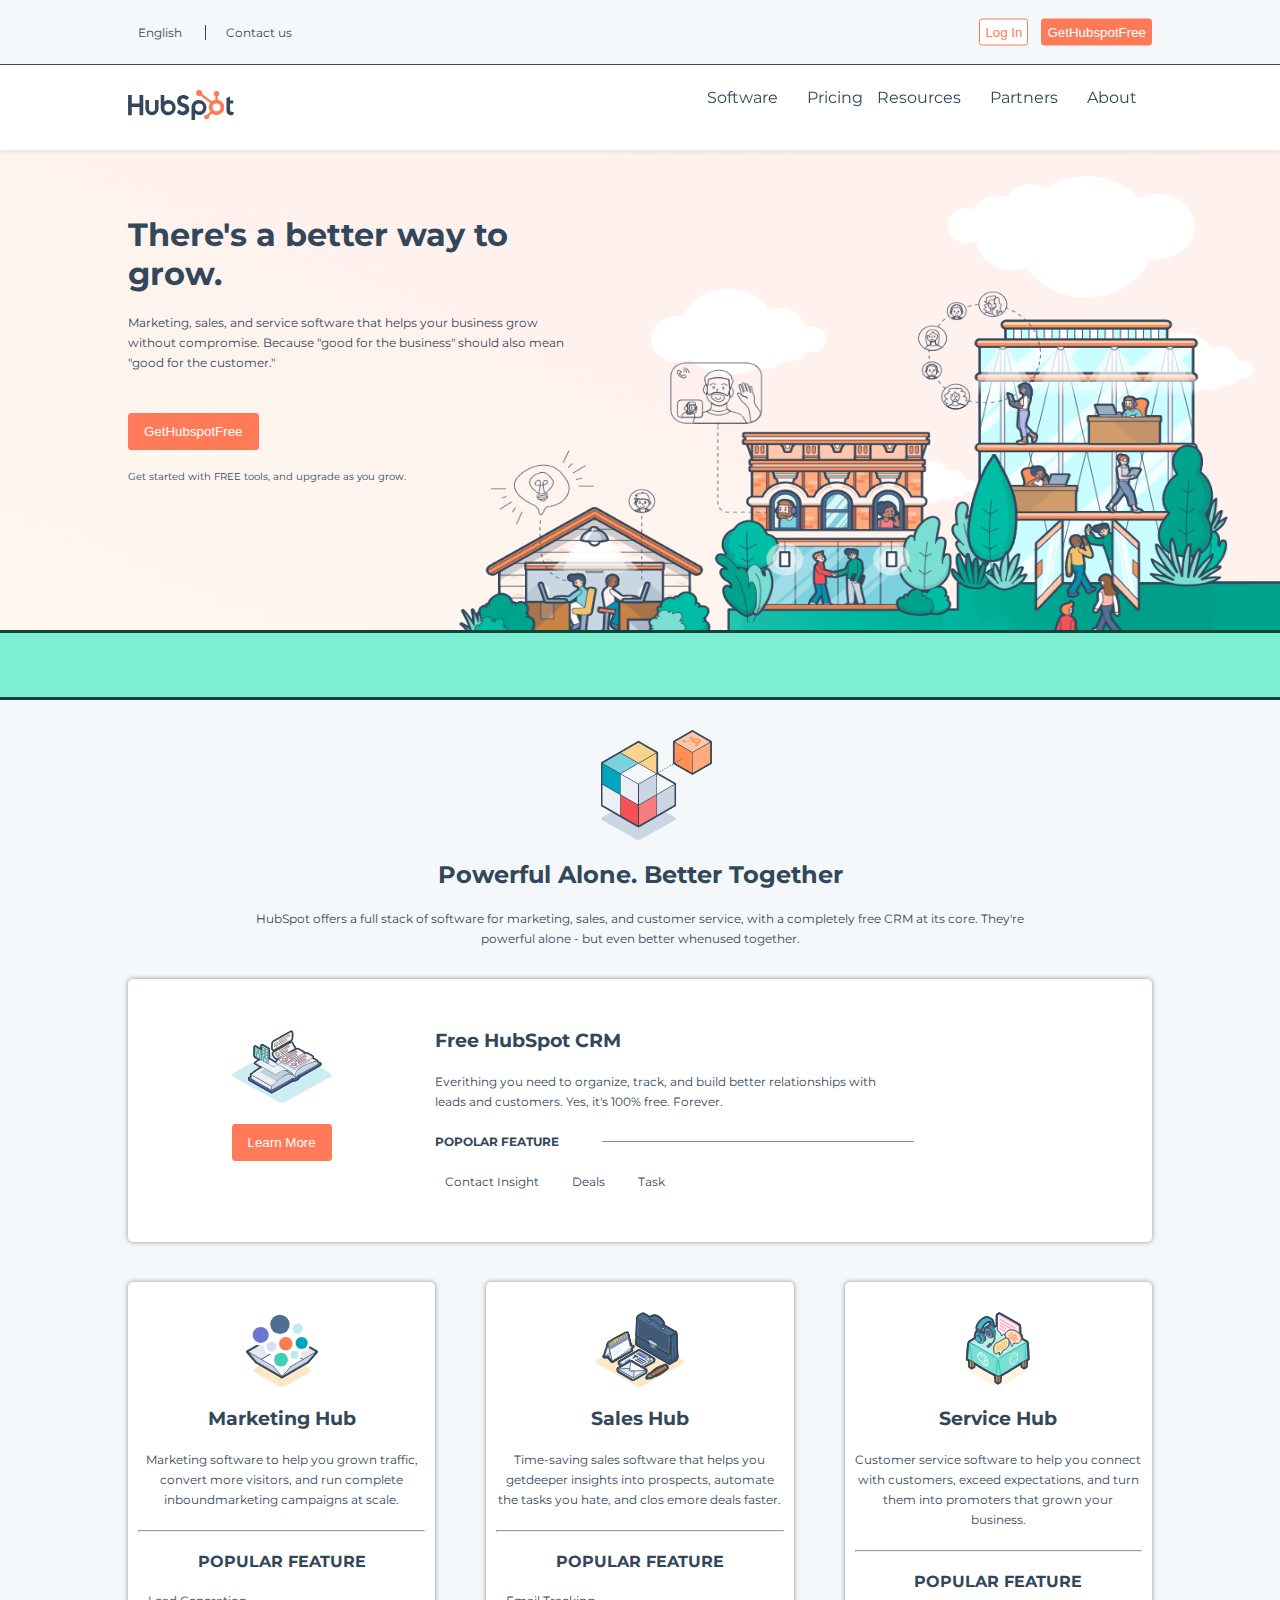
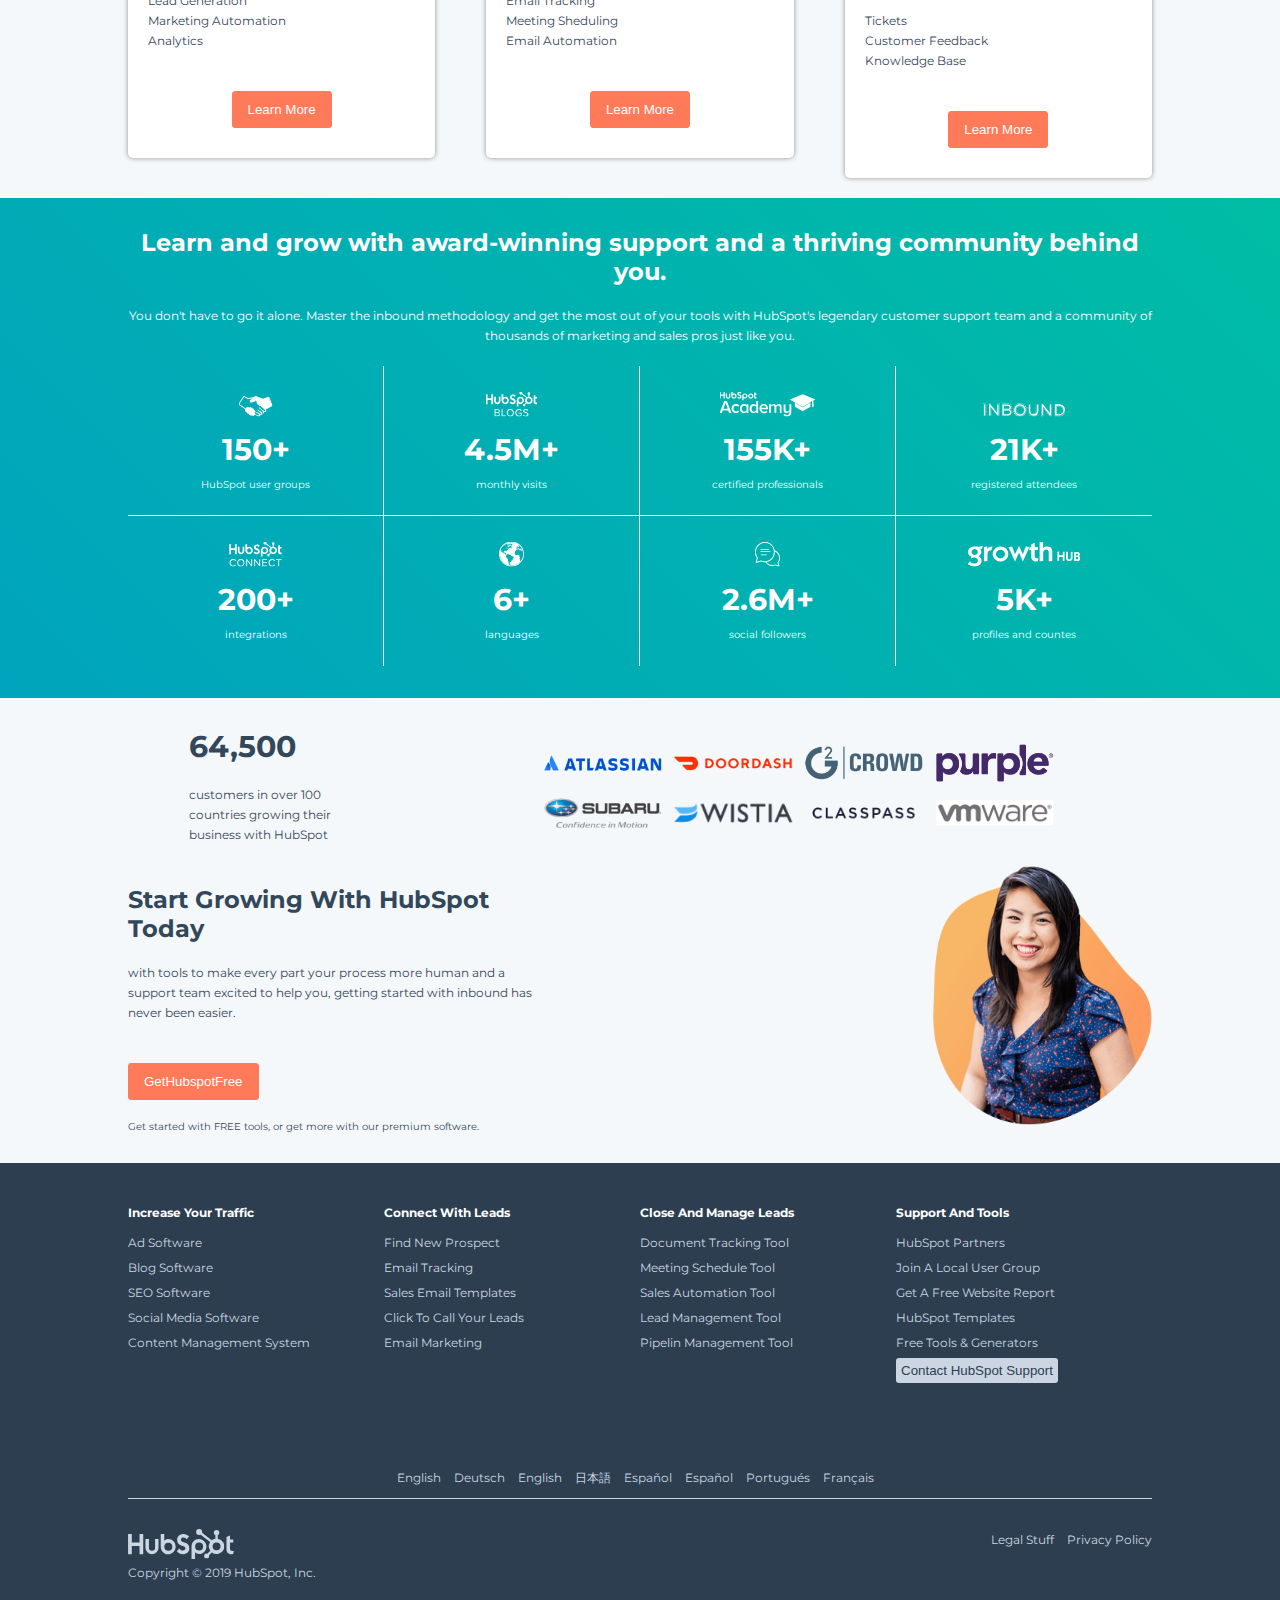
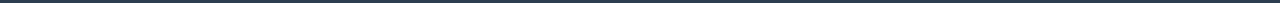
<file: index.html>
<!DOCTYPE html>
<html lang="it" dir="ltr">
<head>
  <meta charset="utf-8">
  <title>zuingo88-hubspot</title>
  <link rel="stylesheet" href="css/main.css">
  <link rel="preconnect" href="https://fonts.gstatic.com">
  <link href="https://fonts.googleapis.com/css2?family=Montserrat:wght@400;700&display=swap" rel="stylesheet">
  <link rel="stylesheet" href="https://cdnjs.cloudflare.com/ajax/libs/font-awesome/5.15.2/css/all.min.css" integrity="sha512-HK5fgLBL+xu6dm/Ii3z4xhlSUyZgTT9tuc/hSrtw6uzJOvgRr2a9jyxxT1ely+B+xFAmJKVSTbpM/CuL7qxO8w==" crossorigin="anonymous" />
</head>
<body>

  <!-- HEADER -->
  <header>

    <!-- parte alta header fixed -->
    <div id="top-bar-fixed">

      <!-- top-top-bar -->
      <div class="top-top-bar padding-ten">

        <div id="lingua" class="in-bl">

          <span>
            <a href="#">
              <i class="fas fa-globe-europe"></i><span>English</span><i class="fas fa-chevron-down"></i>
            </a>
          </span>

          <span>
            <span><a href="#">Contact us</a></span>
          </span>

        </div>

        <div id="log" class="in-bl">

          <span>
            <a href="#"><i class="fas fa-search"></i></a>
          </span>
          <span>
            <button id="login" type="button">Log in</button>
          </span>
          <span>
            <button type="button">GetHubspotFree</button>
          </span>

        </div>

      </div>

      <!-- header-nav-bar -->
      <nav class="padding-ten">

        <span>
          <a title="Vai alla Home" href="#"><img src="img/logo.svg" alt="logo hubspot"></a>
        </span>

        <div id="header-nav-bar" class="in-bl">

          <ul>

            <li>
              <a href="#">Software <span><i class="fas fa-chevron-down"></i></span></a>
            </li>

            <li>
              <a href="#">Pricing</a>
            </li>

            <li>
              <a href="#">Resources <span><i class="fas fa-chevron-down"></i></span></a>
            </li>

            <li>
              <a href="#">Partners <span><i class="fas fa-chevron-down"></i></span></a>
            </li>

            <li>
              <a href="#">About <span><i class="fas fa-chevron-down"></i></span></a>
            </li>

          </ul>

        </div>

      </nav>

    </div>
    <!-- fine fixed -->

    <!-- jumbotron -->
    <div class="jumbotron-container">

      <div id="jumbotron">

        <div class="jumbo-title-container in-bl padding-ten">

          <div id="title">
            <h1>There's a better way to grow.</h1>
          </div>

          <p class="p-normal">
            Marketing, sales, and service software that helps your business grow without compromise. Because "good for the business" should also mean "good for the customer."
          </p>

          <button class="big" type="button">GetHubspotFree</button>

          <p class="p-small">Get started with FREE tools, and upgrade as you grow.</p>

        </div>

      </div>

      <div id="green-bar"></div>

    </div>

  </header>

  <!-- MAIN -->
  <main>

    <!-- prima section presentazione -->
    <section id="presentazione">

      <div id="presentazione-container">

        <div id="presentazione-image" class=""></div>

        <h2>powerful alone. better together</h2>

        <p class="p-normal">
          HubSpot offers a full stack of software for marketing, sales, and customer service, with a completely free CRM at its core. They're powerful alone - but even better whenused together.
        </p>

      </div>

    </section>

    <!-- seconda section spiegazione -->
    <section id="spiegazione">

      <div id="spiegazione-container" class="padding-ten">

        <!-- primo blocco orizzontale -->
        <div id="blocco-orizzontale" class="row">

          <div class="orizzontale-sx">

            <div class="small-img"></div>

            <button class="big" type="button">Learn More</button>

          </div>

          <div class="orizzontale-dx">

            <h3>free hubSpot CRM</h3>

            <p id="p-orizzontale" class="p-normal">
              Everithing you need to organize, track, and build better relationships with leads and customers. Yes, it's 100% free. Forever.
            </p>

            <p class="p-normal">
              <span class="popular-feature">popolar feature</span>
              <span class="line">____________________________________________________</span>
            </p>

            <ul class="main-list p-normal">

              <li>
                <i class="fas fa-check-circle"></i>contact insight
              </li>

              <li>
                <i class="fas fa-check-circle"></i>deals
              </li>

              <li>
                <i class="fas fa-check-circle"></i>task
              </li>

            </ul>

          </div>

        </div>

      </div>

      <!-- tre blocchi verticali -->
      <div id="blocchi-verticali" class="row padding-ten">

        <div id="blocco-uno" class="verticale">

          <div class="small-img"></div>

          <h3>marketing hub</h3>

          <p class="p-normal">
            Marketing software to help you grown traffic, convert more visitors, and run complete inboundmarketing campaigns at scale.
          </p>

          <hr>

          <span class="popular-feature">popular feature</span>

          <ul class="main-list p-normal">

            <li>
              <i class="fas fa-check-circle"></i>lead generation
            </li>

            <li>
              <i class="fas fa-check-circle"></i>marketing automation
            </li>

            <li>
              <i class="fas fa-check-circle"></i>analytics
            </li>

          </ul>

          <button class="big" type="button">Learn More</button>

        </div>

        <div id="blocco-due" class="verticale">

          <div class="small-img"></div>

          <h3>sales hub</h3>

          <p class="p-normal">
            Time-saving sales software that helps you getdeeper insights into prospects, automate the tasks you hate, and clos emore deals faster.
          </p>

          <hr>

          <span class="popular-feature">popular feature</span>

          <ul class="main-list p-normal">

            <li>
              <i class="fas fa-check-circle"></i>email tracking
            </li>

            <li>
              <i class="fas fa-check-circle"></i>meeting sheduling
            </li>

            <li>
              <i class="fas fa-check-circle"></i>email automation
            </li>

          </ul>

          <button class="big" type="button">Learn More</button>

        </div>

        <div id="blocco-tre" class="verticale">

          <div class="small-img"></div>

          <h3>service hub</h3>

          <p class="p-normal">
            Customer service software to help you connect with customers, exceed expectations, and turn them into promoters that grown your business.
          </p>

          <hr>

          <span class="popular-feature">popular feature</span>

          <ul class="main-list p-normal">

            <li>
              <i class="fas fa-check-circle"></i>tickets
            </li>

            <li>
              <i class="fas fa-check-circle"></i>customer feedback
            </li>

            <li>
              <i class="fas fa-check-circle"></i>knowledge base
            </li>

          </ul>

          <button class="big" type="button">Learn More</button>

        </div>

      </div>

    </section>

    <!-- terza section tab -->
    <section id="tab" class="padding-ten">

      <!-- parte con testo -->
      <div id="tab-text">

        <h2>
          Learn and grow with award-winning support and a thriving community
          behind you.
        </h2>

        <p class="p-normal">
          You don't have to go it alone. Master the inbound methodology and get the most out of your tools with HubSpot's legendary customer support team and a community
          of thousands of marketing and sales pros just like you.
        </p>

      </div>

      <!-- parte con blocchi su due righe -->
      <div id="tab-container">

        <!-- prima riga -->
        <div id="tab-prima-riga" class="row">

          <div class="tab-cell-container">

            <div class="tab-cell">

              <div class="tab-icona">
                <img src="img/mani.svg" alt="logo">
              </div>

              <div class="number">
                <span>150+</span>
              </div>

              <div class="p-small">
                <span>HubSpot user groups</span>
              </div>

            </div>

          </div>

          <div class="tab-cell-container">

            <div class="tab-cell">

              <div class="tab-icona">
                <img src="img/blog.svg" alt="logo">
              </div>

              <div class="number">
                <span>4.5M+</span>
              </div>

              <div class="p-small">
                <span>monthly visits</span>
              </div>

            </div>

          </div>

          <div class="tab-cell-container">

            <div class="tab-cell">

              <div class="tab-icona">
                <img src="img/academy.svg" alt="logo">
              </div>

              <div class="number">
                <span>155K+</span>
              </div>

              <div class="p-small">
                <span>certified professionals</span>
              </div>

            </div>

          </div>

          <div class="tab-cell-container">

            <div class="tab-cell">

              <div class="tab-icona">
                <img src="img/inbound.svg" alt="logo">
              </div>

              <div class="number">
                <span>21K+</span>
              </div>

              <div class="p-small">
                <span>registered attendees</span>
              </div>

            </div>

          </div>

        </div>

        <!-- seconda riga -->
        <div id="tab-seconda-riga" class="row">

          <div class="tab-cell-container">

            <div class="tab-cell">

              <div class="tab-icona">
                <img src="img/connect.svg" alt="logo">
              </div>

              <div class="number">
                <span>200+</span>
              </div>

              <div class="p-small">
                <span>integrations</span>
              </div>

            </div>

          </div>

          <div class="tab-cell-container">

            <div class="tab-cell">

              <div class="tab-icona">
                <img src="img/globe.svg" alt="logo">
              </div>

              <div class="number">
                <span>6+</span>
              </div>

              <div class="p-small">
                <span>languages</span>
              </div>

            </div>

          </div>

          <div class="tab-cell-container">

            <div class="tab-cell">

              <div class="tab-icona">
                <img src="img/followers.svg" alt="logo">
              </div>

              <div class="number">
                <span>2.6M+</span>
              </div>

              <div class="p-small">
                <span>social followers</span>
              </div>

            </div>

          </div>

          <div class="tab-cell-container">

            <div class="tab-cell">

              <div class="tab-icona">
                <img src="img/growthhub.svg" alt="logo">
              </div>

              <div class="number">
                <span>5K+</span>
              </div>

              <div class="p-small">
                <span>profiles and countes</span>
              </div>

            </div>

          </div>

        </div>

      </div>
    </section>

    <!-- quarta section sponsor -->
    <section id="sponsor" class="padding-ten">

      <!-- prima riga -->
      <div id="sponsor-prima-riga" class="row">

        <div class="sponsor-sx-container">

          <div class="sponsor-sx">

            <div class="number">
              <span>64,500</span>
            </div>

            <div class="p-normal">

              <span>
                customers in over 100 countries growing their business with HubSpot
              </span>

            </div>

          </div>
        </div>

        <div class="sponsor-dx-container">

          <div id="loghi" class="sponsor-dx">

            <div id="loghi-prima-riga" class="row">

              <div class="cella-logo">

                <a href="#">
                  <img src="img/atlassian.png" alt="atlassian logo">
                </a>

              </div>

              <div class="cella-logo">

                <a href="#">
                  <img src="img/doordash.png" alt="doordash logo">
                </a>

              </div>

              <div class="cella-logo">

                <a href="#">
                  <img src="img/g2crowd.png" alt="g2crowd logo">
                </a>

              </div>

              <div class="cella-logo">

                <a href="#">
                  <img src="img/purple.png" alt="purple logo">
                </a>

              </div>

            </div>

            <div id="loghi-seconda-riga" class="row">

              <div class="cella-logo">

                <a href="#">
                  <img src="img/subaru.png" alt="subaru logo">
                </a>

              </div>

              <div class="cella-logo">

                <a href="#">
                  <img src="img/wistia.png" alt="wistia logo">
                </a>

              </div>

              <div class="cella-logo">

                <a href="#">
                  <img src="img/classpass.png" alt="classpass logo">
                </a>

              </div>

              <div class="cella-logo">

                <a href="#">
                  <img src="img/vmware.png" alt="vmware logo">
                </a>

              </div>

            </div>

          </div>

        </div>

      </div>

      <!-- seconda riga -->
      <div id="sponsor-seconda-riga" class="row">

        <div class="sponsor-sx-container">

          <div class="sponsor-sx">

            <h2>start growing with hubSpot today</h2>

            <p class="p-normal">
              with tools to make every part your process more human and a support team excited to help you, getting started with inbound has never been easier.
            </p>

            <button type="button" class="big">GetHubspotFree</button>

            <p class="p-small">
              Get started with FREE tools, or get more with our premium software.
            </p>

          </div>

        </div>

        <div class="sponsor-dx-container">

          <div class="sponsor-dx">
            <img src="img/woman.webp" alt="woman">
          </div>

        </div>

      </div>

    </section>

  </main>

  <!-- footer -->
  <footer>

    <div id="footer-container" class="row padding-ten">

      <!-- quattro blocchi nav list -->
      <div id="footer-nav" class="row">

        <div class="blocco-lista p-normal">

          <ul>
            <li>increase your traffic</li>

            <li>
              <a href="#">ad software</a>
            </li>

            <li>
              <a href="#">blog software</a>
            </li>

            <li>
              <a href="#">SEO software</a>
            </li>

            <li>
              <a href="#">social media software</a>
            </li>

            <li>
              <a href="#">content management system</a>
            </li>
          </ul>

        </div>

        <div class="blocco-lista p-normal">

          <ul>
            <li>connect with leads</li>

            <li>
              <a href="#">find new prospect</a>
            </li>

            <li>
              <a href="#">email tracking</a>
            </li>

            <li>
              <a href="#">sales email templates</a>
            </li>

            <li>
              <a href="#">click to call your leads</a>
            </li>

            <li>
              <a href="#">email marketing</a>
            </li>
          </ul>

        </div>

        <div class="blocco-lista p-normal">

          <ul>
            <li>close and manage leads</li>

            <li>
              <a href="#">document tracking tool</a>
            </li>

            <li>
              <a href="#">meeting schedule tool</a>
            </li>

            <li>
              <a href="#">sales automation tool</a>
            </li>

            <li>
              <a href="#">lead management tool</a>
            </li>

            <li>
              <a href="#">pipelin management tool</a>
            </li>
          </ul>

        </div>

        <div class="blocco-lista p-normal">

          <ul>
            <li>support and tools</li>

            <li>
              <a href="#">hubSpot partners</a>
            </li>

            <li>
              <a href="#">join a local user group</a>
            </li>

            <li>
              <a href="#">get a free website report</a>
            </li>

            <li>
              <a href="#">hubSpot templates</a>
            </li>

            <li>
              <a href="#">free tools & generators</a>
            </li>

            <li>
              <button type="button">contact hubSpot support</button>
            </li>

            <!-- social nav -->
            <li>

              <ul id="social-nav-bar">

                <li>
                  <a href="#"><i class="fab fa-facebook-f"></i></a>
                </li>

                <li>
                  <a href="#"><i class="fab fa-instagram"></i></a>
                </li>

                <li>
                  <a href="#"><i class="fab fa-youtube"></i></a>
                </li>

                <li>
                  <a href="#"><i class="fab fa-twitter"></i></a>
                </li>

                <li>
                  <a href="#"><i class="fab fa-linkedin-in"></i></a>
                </li>

              </ul>

            </li>

          </ul>

        </div>

      </div>

      <div id="language-list" class="p-normal">

        <ul>

          <li>
            <a href="#">english</a>
          </li>

          <li>
            <a href="#">deutsch</a>
          </li>

          <li>
            <a href="#">english</a>
          </li>

          <li>
            <a href="#">日本語</a>
          </li>

          <li>
            <a href="#">español</a>
          </li>

          <li>
            <a href="#">español</a>
          </li>

          <li>
            <a href="#">portugués</a>
          </li>

          <li>
            <a href="#">français</a>
          </li>

        </ul>
        
      </div>

      <div id="last-line" class="row">

        <div id="logo-copyright">

          <div id="footer-logo">

            <a href="#">
              <img src="img/logo_gray.svg" alt="logo hubspot">
            </a>

          </div>

          <p class="p-normal">
            Copyright &#169; 2019 HubSpot, Inc.
          </p>

        </div>

        <div id="privacy">

          <span>
            <a href="#">Legal Stuff</a>
          </span>

          <span>
            <a href="#">Privacy Policy</a>
          </span>

        </div>

      </div>
    </div>

  </footer>

</body>
</html>
</file>
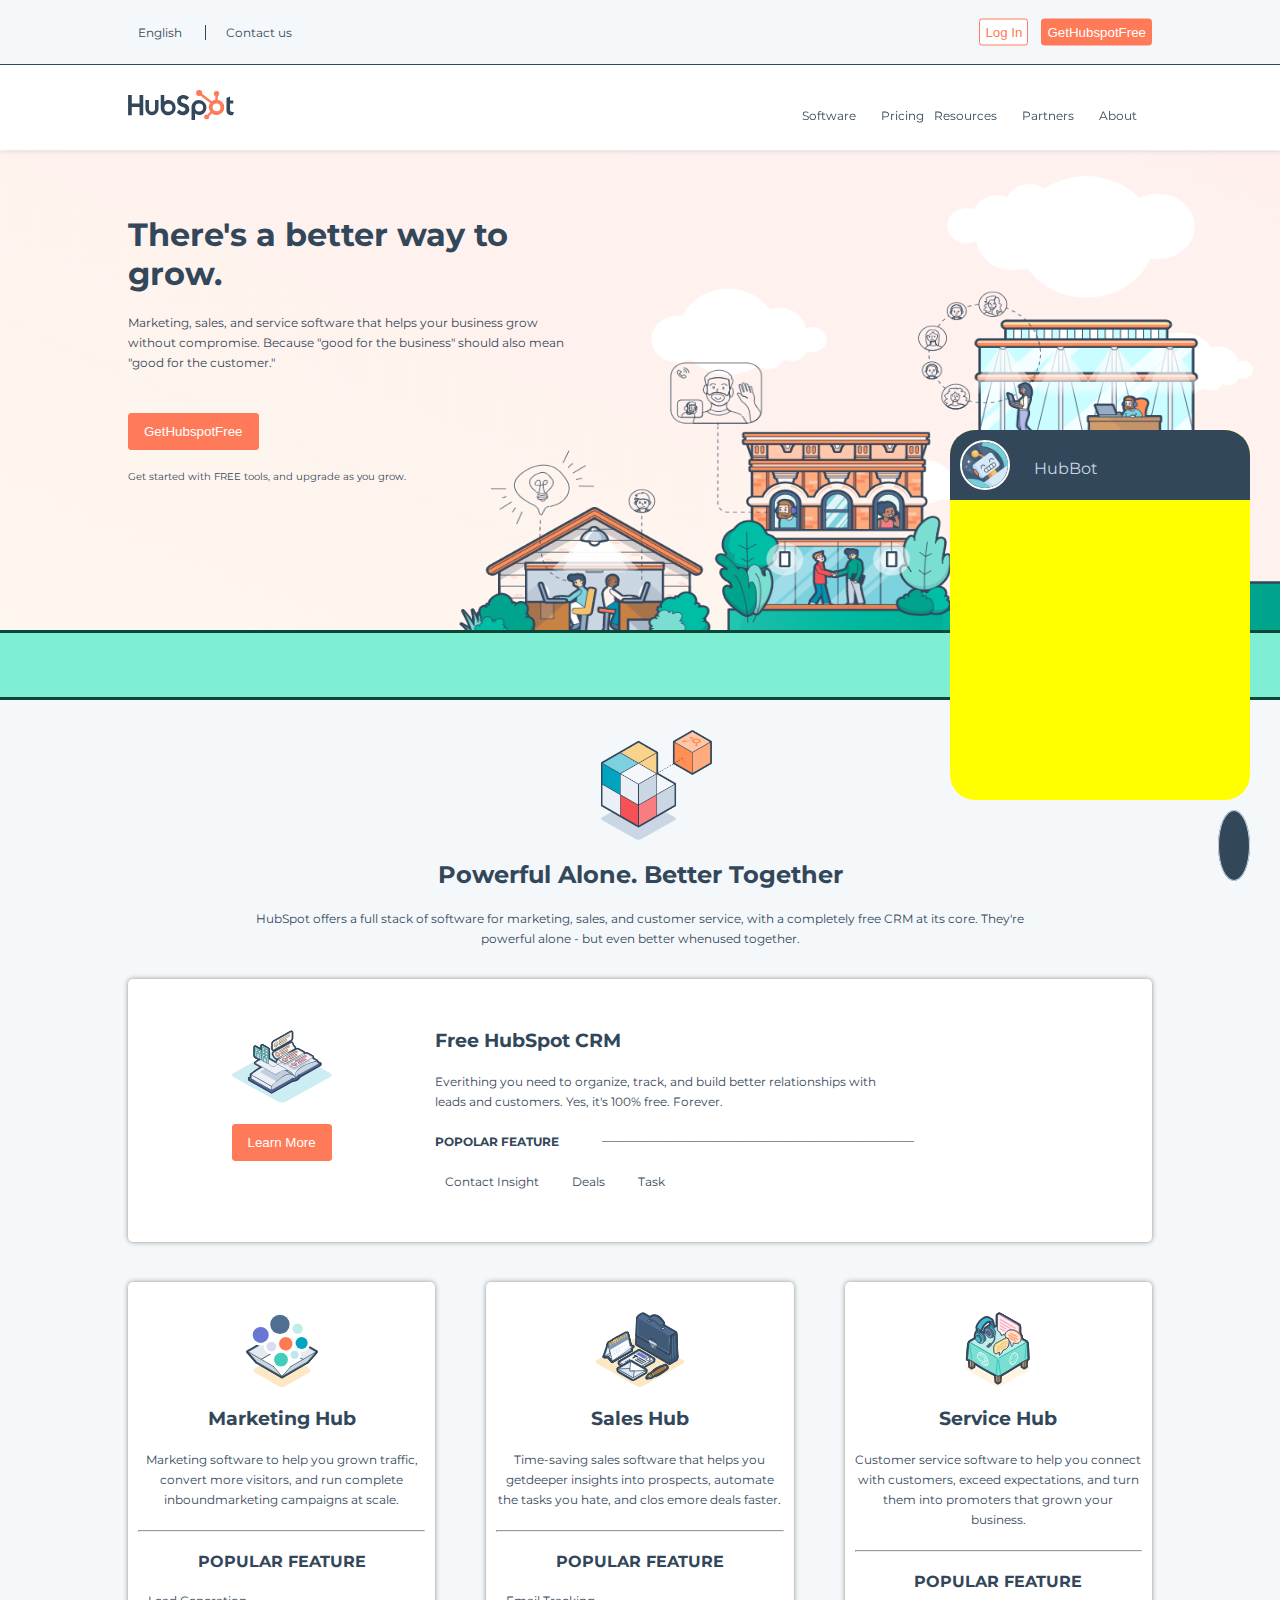
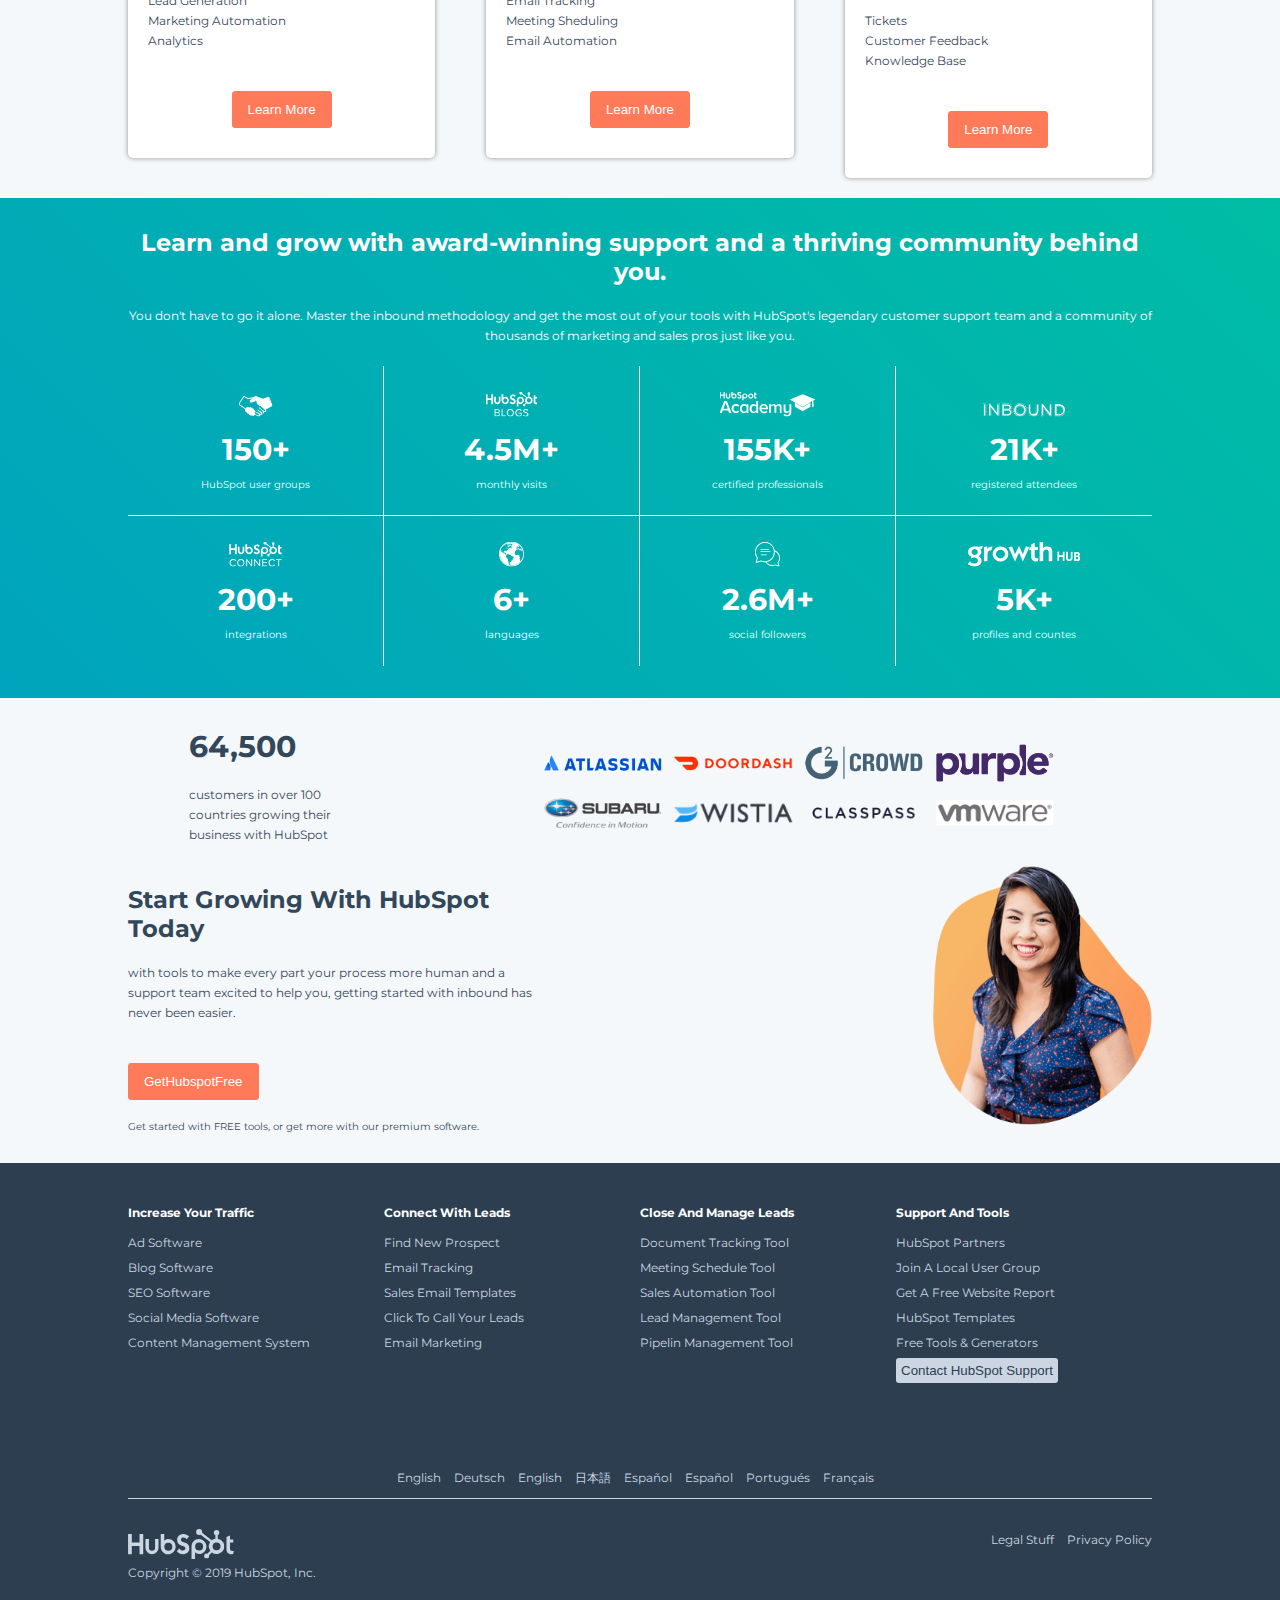
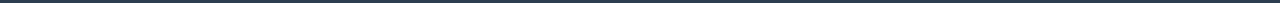
<file: bonus/index-bonus.html>
<!DOCTYPE html>
<html lang="it" dir="ltr">
<head>
  <meta charset="utf-8">
  <title>zuingo88-hubspot-bonus</title>
  <link rel="stylesheet" href="css/main-bonus.css">
  <link rel="preconnect" href="https://fonts.gstatic.com">
  <link href="https://fonts.googleapis.com/css2?family=Montserrat:wght@400;700&display=swap" rel="stylesheet">
  <link rel="stylesheet" href="https://cdnjs.cloudflare.com/ajax/libs/font-awesome/5.15.2/css/all.min.css" integrity="sha512-HK5fgLBL+xu6dm/Ii3z4xhlSUyZgTT9tuc/hSrtw6uzJOvgRr2a9jyxxT1ely+B+xFAmJKVSTbpM/CuL7qxO8w==" crossorigin="anonymous" />
</head>
<body>

  <!-- HEADER -->
  <header>

    <!-- parte alta header fixed -->
    <div id="top-bar-fixed">

      <!-- top-top-bar -->
      <div class="top-top-bar padding-ten">

        <div id="lingua" class="in-bl">

          <span>
            <a href="#">
              <i class="fas fa-globe-europe"></i><span>English</span><i class="fas fa-chevron-down"></i>
            </a>
          </span>

          <span>
            <span><a href="#">Contact us</a></span>
          </span>

        </div>

        <div id="log" class="in-bl">

          <span>
            <a href="#"><i class="fas fa-search"></i></a>
          </span>

          <span>
            <button id="login" type="button">Log in</button>
          </span>

          <span>
            <button type="button">GetHubspotFree</button>
          </span>

        </div>

      </div>

      <!-- header-nav-bar -->
      <nav class="row padding-ten">

        <span id="header-logo">

          <a title="Vai alla Home" href="#">
            <img src="img/logo.svg" alt="logo hubspot">
          </a>

        </span>

        <div id="header-nav-bar" class="p-normal in-bl">

          <ul id="nav-dropdown">

            <li>

              <a href="#">
                Software <span><i class="fas fa-chevron-down"></i></span>
              </a>

              <!-- menu dropdown -->
              <ul id="software" class="dropdown">

                <li>

                  <div class="dropdown-container row">

                    <div class="sx">

                      <a href="#">

                        <div class="cella-drop">

                          <h3>the full CRM platform</h3>

                          <span class="p-normal"><b>
                            overview of all products &#x2192;</b>
                          </span>

                        </div>

                      </a>

                      <a href="#">

                        <div class="cella-drop">

                          <h3>free CRM</h3>

                          <span class="p-normal">
                            <b>Overview of HubSpot's free tools &#x2192;</b>
                          </span>

                        </div>

                      </a>

                    </div>

                    <div class="dx row">

                      <div class="dx-sx">

                        <a href="#">

                          <div class="cella-drop">

                            <h3>marketing hub</h3>

                            <span class="p-normal">
                              Marketing automation software. <b>free and premium plans &#x2192;</b>
                            </span>

                          </div>

                        </a>


                        <a href="#">

                          <div class="cella-drop">

                            <h3>service hub</h3>

                            <span class="p-normal">
                              Customer service software. <b>free and premium plans &#x2192;</b>
                            </span>

                          </div>

                        </a>

                      </div>

                      <div class="dx-dx">

                        <a href="#">

                          <div class="cella-drop">

                            <h3>sales hub</h3>

                            <span class="p-normal">
                              Sales CRM software. <b>free and premium plans &#x2192;</b>
                            </span>

                          </div>

                        </a>

                        <a href="#">

                          <div class="cella-drop">

                            <h3>CMS hub</h3>

                            <span class="p-normal">
                              Content management system software. <b>premium plans &#x2192;</b>
                            </span>

                          </div>

                        </a>

                      </div>

                      <div class="dx-riga">

                        <a href="#">

                          <h3>app marketplace <span class="p-normal">Connect your favorite apps to HubSpot. <b>See all integrations &#x2192;</b></span></h3>

                        </a>

                      </div>

                    </div>

                  </div>

                </li>

              </ul>

            </li>

            <li>
              <a href="#">Pricing</a>
            </li>

            <li>
              <a href="#">Resources <span><i class="fas fa-chevron-down"></i></span></a>

              <ul id="software" class="dropdown">

                <li>

                  <div class="dropdown-container row">

                    <div class="sx">

                      <a href="#">

                        <div class="cella-drop">

                          <h3>the full CRM platform</h3>

                          <span class="p-normal"><b>
                            overview of all products &#x2192;</b>
                          </span>

                        </div>

                      </a>

                      <a href="#">

                        <div class="cella-drop">

                          <h3>free CRM</h3>

                          <span class="p-normal">
                            <b>Overview of HubSpot's free tools &#x2192;</b>
                          </span>

                        </div>

                      </a>

                    </div>

                    <div class="dx row">

                      <div class="dx-sx">

                        <a href="#">

                          <div class="cella-drop">

                            <h3>marketing hub</h3>

                            <span class="p-normal">
                              Marketing automation software. <b>free and premium plans &#x2192;</b>
                            </span>

                          </div>

                        </a>


                        <a href="#">

                          <div class="cella-drop">

                            <h3>service hub</h3>

                            <span class="p-normal">
                              Customer service software. <b>free and premium plans &#x2192;</b>
                            </span>

                          </div>

                        </a>

                      </div>

                      <div class="dx-dx">

                        <a href="#">

                          <div class="cella-drop">

                            <h3>sales hub</h3>

                            <span class="p-normal">
                              Sales CRM software. <b>free and premium plans &#x2192;</b>
                            </span>

                          </div>

                        </a>

                        <a href="#">

                          <div class="cella-drop">

                            <h3>CMS hub</h3>

                            <span class="p-normal">
                              Content management system software. <b>premium plans &#x2192;</b>
                            </span>

                          </div>

                        </a>

                      </div>

                      <div class="dx-riga">

                        <a href="#">

                          <h3>app marketplace <span class="p-normal">Connect your favorite apps to HubSpot. <b>See all integrations &#x2192;</b></span></h3>

                        </a>

                      </div>

                    </div>

                  </div>

                </li>

              </ul>


            </li>

            <li>
              <a href="#">Partners <span><i class="fas fa-chevron-down"></i></span></a>


              <ul id="software" class="dropdown">

                <li>

                  <div class="dropdown-container row">

                    <div class="sx">

                      <a href="#">

                        <div class="cella-drop">

                          <h3>the full CRM platform</h3>

                          <span class="p-normal"><b>
                            overview of all products &#x2192;</b>
                          </span>

                        </div>

                      </a>

                      <a href="#">

                        <div class="cella-drop">

                          <h3>free CRM</h3>

                          <span class="p-normal">
                            <b>Overview of HubSpot's free tools &#x2192;</b>
                          </span>

                        </div>

                      </a>

                    </div>

                    <div class="dx row">

                      <div class="dx-sx">

                        <a href="#">

                          <div class="cella-drop">

                            <h3>marketing hub</h3>

                            <span class="p-normal">
                              Marketing automation software. <b>free and premium plans &#x2192;</b>
                            </span>

                          </div>

                        </a>


                        <a href="#">

                          <div class="cella-drop">

                            <h3>service hub</h3>

                            <span class="p-normal">
                              Customer service software. <b>free and premium plans &#x2192;</b>
                            </span>

                          </div>

                        </a>

                      </div>

                      <div class="dx-dx">

                        <a href="#">

                          <div class="cella-drop">

                            <h3>sales hub</h3>

                            <span class="p-normal">
                              Sales CRM software. <b>free and premium plans &#x2192;</b>
                            </span>

                          </div>

                        </a>

                        <a href="#">

                          <div class="cella-drop">

                            <h3>CMS hub</h3>

                            <span class="p-normal">
                              Content management system software. <b>premium plans &#x2192;</b>
                            </span>

                          </div>

                        </a>

                      </div>

                      <div class="dx-riga">

                        <a href="#">

                          <h3>app marketplace <span class="p-normal">Connect your favorite apps to HubSpot. <b>See all integrations &#x2192;</b></span></h3>

                        </a>

                      </div>

                    </div>

                  </div>

                </li>

              </ul>


            </li>

            <li id="about">
              <a href="#">About <span><i class="fas fa-chevron-down"></i></span></a>

              <ul id="about-dropdown" class="dropdown">

                <li>
                  <a href="#">me</a>
                </li>

                <li>
                  <a href="#">you</a>
                </li>

                <li>
                  <a href="#">him</a>
                </li>

                <li>
                  <a href="#">her</a>
                </li>

                <li>
                  <a href="#">its</a>
                </li>

                <li>
                  <a href="#">us</a>
                </li>

                <li>
                  <a href="#">you</a>
                </li>

                <li>
                  <a href="#">them</a>
                </li>

              </ul>

            </li>

          </ul>

        </nav>

      </div>
      <!-- fine fixed -->

      <!-- jumbotron -->
      <div class="jumbotron-container">

        <div id="jumbotron">

          <div class="jumbo-title-container in-bl padding-ten">

            <div id="title">
              <h1>There's a better way to grow.</h1>
            </div>

            <p class="p-normal">
              Marketing, sales, and service software that helps your business grow without compromise. Because "good for the business" should also mean "good for the customer."
            </p>

            <button class="big" type="button">GetHubspotFree</button>

            <p class="p-small">Get started with FREE tools, and upgrade as you grow.</p>

          </div>

        </div>

        <div id="green-bar"></div>

      </div>

    </header>

    <!-- MAIN -->
    <main>

      <!-- prima section presentazione -->
      <section id="presentazione">

        <div id="presentazione-container">

          <div id="presentazione-image" class=""></div>

          <h2>powerful alone. better together</h2>

          <p class="p-normal">
            HubSpot offers a full stack of software for marketing, sales, and customer service, with a completely free CRM at its core. They're powerful alone - but even better whenused together.
          </p>
        </div>

      </section>

      <!-- seconda section spiegazione -->
      <section id="spiegazione">

        <div id="spiegazione-container" class="padding-ten">

          <!-- primo blocco orizzontale -->
          <div id="blocco-orizzontale" class="row">

            <div class="orizzontale-sx">

              <div class="small-img"></div>

              <button class="big" type="button">Learn More</button>

            </div>

            <div class="orizzontale-dx">

              <h3>free hubSpot CRM</h3>

              <p id="p-orizzontale" class="p-normal">
                Everithing you need to organize, track, and build better relationships with leads and customers. Yes, it's 100% free. Forever.
              </p>

              <p class="p-normal">
                <span class="popular-feature">popolar feature</span>
                <span class="line">____________________________________________________</span>
              </p>

              <ul class="main-list p-normal">

                <li>
                  <i class="fas fa-check-circle"></i>contact insight
                </li>

                <li>
                  <i class="fas fa-check-circle"></i>deals
                </li>

                <li>
                  <i class="fas fa-check-circle"></i>task
                </li>

              </ul>

            </div>

          </div>

        </div>

        <!-- tre blocchi verticali -->
        <div id="blocchi-verticali" class="row padding-ten">

          <div id="blocco-uno" class="verticale">

            <div class="small-img"></div>

            <h3>marketing hub</h3>

            <p class="p-normal">
              Marketing software to help you grown traffic, convert more visitors, and run complete inboundmarketing campaigns at scale.
            </p>

            <hr>

            <span class="popular-feature">popular feature</span>

            <ul class="main-list p-normal">

              <li>
                <i class="fas fa-check-circle"></i>lead generation
              </li>

              <li>
                <i class="fas fa-check-circle"></i>marketing automation
              </li>

              <li>
                <i class="fas fa-check-circle"></i>analytics
              </li>

            </ul>

            <button class="big" type="button">Learn More</button>

          </div>

          <div id="blocco-due" class="verticale">

            <div class="small-img"></div>

            <h3>sales hub</h3>

            <p class="p-normal">
              Time-saving sales software that helps you getdeeper insights into prospects, automate the tasks you hate, and clos emore deals faster.
            </p>

            <hr>

            <span class="popular-feature">popular feature</span>

            <ul class="main-list p-normal">

              <li>
                <i class="fas fa-check-circle"></i>email tracking
              </li>

              <li>
                <i class="fas fa-check-circle"></i>meeting sheduling
              </li>

              <li>
                <i class="fas fa-check-circle"></i>email automation
              </li>

            </ul>

            <button class="big" type="button">Learn More</button>

          </div>

          <div id="blocco-tre" class="verticale">

            <div class="small-img"></div>

            <h3>service hub</h3>

            <p class="p-normal">
              Customer service software to help you connect with customers, exceed expectations, and turn them into promoters that grown your business.
            </p>

            <hr>

            <span class="popular-feature">popular feature</span>

            <ul class="main-list p-normal">

              <li>
                <i class="fas fa-check-circle"></i>tickets
              </li>

              <li>
                <i class="fas fa-check-circle"></i>customer feedback
              </li>

              <li>
                <i class="fas fa-check-circle"></i>knowledge base
              </li>

            </ul>

            <button class="big" type="button">Learn More</button>

          </div>

        </div>

      </section>

      <!-- terza section tab -->
      <section id="tab" class="padding-ten">

        <!-- parte con testo -->
        <div id="tab-text">

          <h2>
            Learn and grow with award-winning support and a thriving community
            behind you.
          </h2>

          <p class="p-normal">
            You don't have to go it alone. Master the inbound methodology and get the most out of your tools with HubSpot's legendary customer support team and a community
            of thousands of marketing and sales pros just like you.
          </p>

        </div>

        <!-- parte con blocchi su due righe -->
        <div id="tab-container">

          <!-- prima riga -->
          <div id="tab-prima-riga" class="row">

            <div class="tab-cell-container">

              <div class="tab-cell">

                <div class="tab-icona">
                  <img src="img/mani.svg" alt="logo">
                </div>

                <div class="number">
                  <span>150+</span>
                </div>

                <div class="p-small">
                  <span>HubSpot user groups</span>
                </div>

              </div>

            </div>

            <div class="tab-cell-container">

              <div class="tab-cell">

                <div class="tab-icona">
                  <img src="img/blog.svg" alt="logo">
                </div>

                <div class="number">
                  <span>4.5M+</span>
                </div>

                <div class="p-small">
                  <span>monthly visits</span>
                </div>

              </div>

            </div>

            <div class="tab-cell-container">

              <div class="tab-cell">

                <div class="tab-icona">
                  <img src="img/academy.svg" alt="logo">
                </div>

                <div class="number">
                  <span>155K+</span>
                </div>

                <div class="p-small">
                  <span>certified professionals</span>
                </div>

              </div>

            </div>

            <div class="tab-cell-container">

              <div class="tab-cell">

                <div class="tab-icona">
                  <img src="img/inbound.svg" alt="logo">
                </div>

                <div class="number">
                  <span>21K+</span>
                </div>

                <div class="p-small">
                  <span>registered attendees</span>
                </div>

              </div>

            </div>

          </div>

          <!-- seconda riga -->
          <div id="tab-seconda-riga" class="row">

            <div class="tab-cell-container">

              <div class="tab-cell">

                <div class="tab-icona">
                  <img src="img/connect.svg" alt="logo">
                </div>

                <div class="number">
                  <span>200+</span>
                </div>

                <div class="p-small">
                  <span>integrations</span>
                </div>

              </div>

            </div>

            <div class="tab-cell-container">

              <div class="tab-cell">

                <div class="tab-icona">
                  <img src="img/globe.svg" alt="logo">
                </div>

                <div class="number">
                  <span>6+</span>
                </div>

                <div class="p-small">
                  <span>languages</span>
                </div>

              </div>

            </div>

            <div class="tab-cell-container">

              <div class="tab-cell">

                <div class="tab-icona">
                  <img src="img/followers.svg" alt="logo">
                </div>

                <div class="number">
                  <span>2.6M+</span>
                </div>

                <div class="p-small">
                  <span>social followers</span>
                </div>

              </div>

            </div>

            <div class="tab-cell-container">

              <div class="tab-cell">

                <div class="tab-icona">
                  <img src="img/growthhub.svg" alt="logo">
                </div>

                <div class="number">
                  <span>5K+</span>
                </div>

                <div class="p-small">
                  <span>profiles and countes</span>
                </div>

              </div>

            </div>

          </div>

        </div>
      </section>

      <!-- quarta section sponsor -->
      <section id="sponsor" class="padding-ten">

        <!-- prima riga -->
        <div id="sponsor-prima-riga" class="row">

          <div class="sponsor-sx-container">

            <div class="sponsor-sx">

              <div class="number">
                <span>64,500</span>
              </div>

              <div class="p-normal">
                <span>
                  customers in over 100 countries growing their business with HubSpot
                </span>
              </div>

            </div>
          </div>

          <div class="sponsor-dx-container">

            <div id="loghi" class="sponsor-dx">

              <div id="loghi-prima-riga" class="row">

                <div class="cella-logo">
                  <a href="#">
                    <img src="img/atlassian.png" alt="atlassian logo">
                  </a>
                </div>

                <div class="cella-logo">
                  <a href="#">
                    <img src="img/doordash.png" alt="doordash logo">
                  </a>
                </div>

                <div class="cella-logo">
                  <a href="#">
                    <img src="img/g2crowd.png" alt="g2crowd logo">
                  </a>
                </div>

                <div class="cella-logo">
                  <a href="#">
                    <img src="img/purple.png" alt="purple logo">
                  </a>
                </div>

              </div>

              <div id="loghi-seconda-riga" class="row">

                <div class="cella-logo">
                  <a href="#">
                    <img src="img/subaru.png" alt="subaru logo">
                  </a>
                </div>

                <div class="cella-logo">
                  <a href="#">
                    <img src="img/wistia.png" alt="wistia logo">
                  </a>
                </div>

                <div class="cella-logo">
                  <a href="#">
                    <img src="img/classpass.png" alt="classpass logo">
                  </a>
                </div>

                <div class="cella-logo">
                  <a href="#">
                    <img src="img/vmware.png" alt="vmware logo">
                  </a>
                </div>

              </div>

            </div>

          </div>

        </div>

        <!-- seconda riga -->
        <div id="sponsor-seconda-riga" class="row">

          <div class="sponsor-sx-container">

            <div class="sponsor-sx">

              <h2>start growing with hubSpot today</h2>

              <p class="p-normal">
                with tools to make every part your process more human and a support team excited to help you, getting started with inbound has never been easier.
              </p>

              <button type="button" class="big">GetHubspotFree</button>

              <p class="p-small">
                Get started with FREE tools, or get more with our premium software.
              </p>

            </div>

          </div>

          <div class="sponsor-dx-container">

            <div class="sponsor-dx">
              <img src="img/woman.webp" alt="woman">
            </div>

          </div>

        </div>

      </section>

    </main>

    <!-- footer -->
    <footer>

      <div id="footer-container" class="row padding-ten">

        <!-- quattro blocchi nav list -->
        <div id="footer-nav" class="row">

          <div class="blocco-lista p-normal">

            <ul>
              <li>increase your traffic</li>

              <li>
                <a href="#">ad software</a>
              </li>

              <li>
                <a href="#">blog software</a>
              </li>

              <li>
                <a href="#">SEO software</a>
              </li>

              <li>
                <a href="#">social media software</a>
              </li>

              <li>
                <a href="#">content management system</a>
              </li>
            </ul>

          </div>

          <div class="blocco-lista p-normal">

            <ul>
              <li>connect with leads</li>

              <li>
                <a href="#">find new prospect</a>
              </li>

              <li>
                <a href="#">email tracking</a>
              </li>

              <li>
                <a href="#">sales email templates</a>
              </li>

              <li>
                <a href="#">click to call your leads</a>
              </li>

              <li>
                <a href="#">email marketing</a>
              </li>
            </ul>

          </div>

          <div class="blocco-lista p-normal">

            <ul>
              <li>close and manage leads</li>

              <li>
                <a href="#">document tracking tool</a>
              </li>

              <li>
                <a href="#">meeting schedule tool</a>
              </li>

              <li>
                <a href="#">sales automation tool</a>
              </li>

              <li>
                <a href="#">lead management tool</a>
              </li>

              <li>
                <a href="#">pipelin management tool</a>
              </li>
            </ul>

          </div>

          <div class="blocco-lista p-normal">

            <ul>
              <li>support and tools</li>

              <li>
                <a href="#">hubSpot partners</a>
              </li>

              <li>
                <a href="#">join a local user group</a>
              </li>

              <li>
                <a href="#">get a free website report</a>
              </li>

              <li>
                <a href="#">hubSpot templates</a>
              </li>

              <li>
                <a href="#">free tools & generators</a>
              </li>

              <li>
                <button type="button">contact hubSpot support</button>
              </li>

              <!-- social nav -->
              <li>
                <ul id="social-nav-bar">
                  <li>
                    <a href="#"><i class="fab fa-facebook-f"></i></a>
                  </li>

                  <li>
                    <a href="#"><i class="fab fa-instagram"></i></a>
                  </li>

                  <li>
                    <a href="#"><i class="fab fa-youtube"></i></a>
                  </li>

                  <li>
                    <a href="#"><i class="fab fa-twitter"></i></a>
                  </li>

                  <li>
                    <a href="#"><i class="fab fa-linkedin-in"></i></a>
                  </li>
                </ul>
              </li>
            </ul>

          </div>

        </div>

        <div id="language-list" class="p-normal">

          <ul>
            <li>
              <a href="#">english</a>
            </li>

            <li>
              <a href="#">deutsch</a>
            </li>

            <li>
              <a href="#">english</a>
            </li>

            <li>
              <a href="#">日本語</a>
            </li>

            <li>
              <a href="#">español</a>
            </li>

            <li>
              <a href="#">español</a>
            </li>

            <li>
              <a href="#">portugués</a>
            </li>

            <li>
              <a href="#">français</a>
            </li>
          </ul>
        </div>

        <div id="last-line" class="row">

          <div id="logo-copyright">

            <div id="footer-logo">

              <a href="#">
                <img src="img/logo_gray.svg" alt="logo hubspot">
              </a>

            </div>

            <p class="p-normal">
              Copyright &#169; 2019 HubSpot, Inc.
            </p>

          </div>

          <div id="privacy">

            <span>
              <a href="#">Legal Stuff</a>
            </span>

            <span>
              <a href="#">Privacy Policy</a>
            </span>

          </div>

        </div>
      </div>

    </footer>

    <!-- MENU CHAT FIXED -->
    <div class="chat-container">
      <div id="chat">
        <span id="chat-button" title="Chatta con un nostro operatore"><i class="fas fa-comments"></i></span>
      </div>

      <div id="chat-box">

        <div class="top-chat-box">

          <span id="bot">
            <img src="img/bot-avatar.png" alt="">
          </span>

          <div id="hubbot-text">
            <span>HubBot</span>
          </div>

        </div>

        <div id="chat-conversation">

        </div>
      </div>
    </div>


  </body>
  </html>
</file>
<file: css/main.css>
/* REGOLE GENERALI */
* {
  margin: 0;
  padding: 0;
  box-sizing: border-box;
}

body {
  font-family: 'Montserrat', sans-serif;
  min-width: 1025px;
  max-width: 1280px;
  margin: auto;
  /* debug */
  background-color: #f5f8fa;
  color: #33475b;
}

/* REGOLE RICORRENTI */
.padding-ten {
  padding-left: 10%;
  padding-right: 10%;
}

.in-bl {
  display: inline-block;
}

.row::after {
  content:"";
  display: table;
  clear: both;
}

a {
  text-decoration: none;
  color: inherit;
}

a:hover {
  color: #007a8c;
  text-decoration: underline;
}

button {
  padding: 5px;
  color: #fff;
  background-color: #ff7a59;
  border: 1px solid #ff7a59;
  border-radius: 3px;
  text-transform: capitalize;
  cursor: pointer;
}

button.big {
  padding: 10px 15px;
  margin-top: 20px;
  margin-bottom: 20px;
}

button:hover {
  opacity: 0.6;
  transition: 0.3s;
}

h2, h3 {
  text-transform: capitalize;
  margin-top: 20px;
  margin-bottom: 20px;
}

.p-normal {
  font-size: 12px;
  line-height: 20px;
  margin-top: 20px;
  margin-bottom: 20px;
}

.p-small {
  font-size: 10px;
}

.small-img {
  width: 100px;
  height: 75px;
  margin: 20px auto auto;
  background-size: 100% 100%;
  background-repeat: no-repeat;
}

.main-list {
  list-style-type: none;
}

li {
  list-style-type: none;
  text-transform: capitalize;
}

hr {
  margin-bottom: 20px;
}

/* HEADER */

/* top-top-bar */
#top-bar-fixed {
  width: 100%;
  min-width: 1025px;
  max-width: 1280px;
  position: fixed;
  top: 0;
  z-index: 999;
}

.top-top-bar {
  width: 100%;
  height: 65px;
  padding-top: 25px;
  padding-bottom: 25px;
  border-bottom: solid 1px #33475b;
  /* debug */
  margin-bottom: solid 1px #C4C4C4;
  position: relative;
  font-size: 12px;
  background-color: #f5f8fa;
}

i {
  margin-left: 5px;
  margin-right: 5px;
}

#lingua > span:first-child {
  padding-right: 10px;
  border-right: solid 1px #33475b;
}

#lingua > span:last-child {
  margin-left: 20px;
}

#log {
  position: absolute;
  right: 0;
  top: 50%;
  transform: translateY(-50%);
  margin-right: 10%;
}

#log span {
  margin-left: 10px;
}

#login {
  color: #ff7a59;
  background-color: white;
}

/* nav bar */
nav {
  height: 85px;
  padding-top: 25px;
  /* padding-bottom: 25px; */
  /* debug */
  /* position: relative; */
  background-color: white;
  box-shadow: 0 2px 4px rgba(45,62,80,0.12);
}

#header-nav-bar {
  position: relative;
  top: 0;
  right: 0;
  /* transform: translateY(-50%); */
  line-height: 100%;
}

#header-logo {
  float: left;
}

#header-nav-bar {
  float: right;
}

/* #header-nav-bar {
  position: absolute;
  top: 50%;
  right: 0;
  transform: translateY(-50%);
  margin-right: 10%;
  font-size: 12px;
} */

nav li {
  display: inline-block;
  margin-left: 10px;
}

nav i {
  margin-left: 10px;
}

/* jumbotron */
.jumbotron-container {
  position: relative;
}

#jumbotron {
  margin-top: 150px;
  width: 100%;
  height: 550px;
  background-image: url(../img/jumbotron.png);
  background-size: 100% 100%;
  background-repeat: no-repeat;
}

.jumbo-title-container {
  width: 55%;
  margin-top: 65px;
}

.jumbo-title-container > * {
  margin-bottom: 20px;
}

#green-bar {
  width: 100%;
  height: 70px;
  position: absolute;
  bottom: 0;
  /* debug */
  background-color: #7EEFD3;
  border-top: solid 3px #0A4738;
  border-bottom: solid 3px #0A4738;

}

/* MAIN */

/* prima section presentazione */
#presentazione-container {
  width: 60%;
  margin: 30px auto;
  /* debug */
  text-align: center;
}

#presentazione-image {
  width: 150px;
  height: 110px;
  margin: auto;
  background-image: url(../img/cube.png);
  background-size: contain;
  background-repeat: no-repeat;
}

/* seconda section spiegazione */
#spiegazione {
  margin-bottom: 20px;
}

#spiegazione-container {
  width: 100%;
  /* debug */
}

#blocco-orizzontale, .verticale {
  /* debug */
  background-color: white;
  border-radius: 5px;
  -moz-box-shadow: 0 0 5px #8D8D8D;
  -webkit-box-shadow: 0 0 5px #8D8D8D;
  box-shadow: 0 0 5px #8D8D8D;
  text-align: center;
}

/* blocco orizzontale */
#blocco-orizzontale {
  width: 100%;
  margin-bottom: 40px;
  /* debug */
  padding-top: 30px;
  padding-bottom: 30px;
}

.orizzontale-sx {
  width: 30%;
  height: 200px;
  float: left;
}

.orizzontale-dx {
  text-align: left;
}

#blocco-orizzontale .small-img {
  background-image: url(../img/book.svg);
}

#p-orizzontale {
  width: 75%;
}

.popular-feature {
  font-weight: bold;
  text-transform: uppercase;
}

.line {
  position: relative;
  bottom: 5px;
  margin-left: 40px;
}

.orizzontale-dx li {
  display: inline-block;
  margin-right: 20px;
}

#spiegazione i {
  color: #ff7a59;
}

/* blocchi verticali */
.verticale {
  float: left;
  width: 30%;
  /* debug */
  padding: 10px;
  text-align: center;
}

#blocco-uno .small-img {
  background-image: url(../img/marketing.svg);
}

#blocchi-verticali ul {
  text-align: left;
}

#blocco-due {
  margin-left: 5%;
  margin-right: 5%;
  /* debug */
}

#blocco-due .small-img {
  background-image: url(../img/sales.svg);
}

#blocco-tre .small-img {
  background-image: url(../img/service.svg);
}

/* terza section tab */
#tab {
  width: 100%;
  height: 500px;
  /* debug */
  background-image: linear-gradient(45deg,#00a4bd,#00bda5);
  padding-top: 10px;
  color: white;
  text-align: center;
}

#tab h2 {
  text-transform: none;
}

#tab-prima-riga {
  margin-top: 20px;
}

.tab-cell-container {
  float: left;
  width: calc(100% / 4);
  height: 150px;
  /* debug */
  position: relative;
}

#tab-prima-riga .tab-cell-container {
  border-bottom: solid 1px white;
}

.tab-cell-container {
  border-right: solid 1px white;
}

#tab-prima-riga .tab-cell-container:last-child, #tab-seconda-riga .tab-cell-container:last-child {
  border-right: none;
}

.tab-cell {
  position: absolute;
  top: 50%;
  left: 50%;
  transform: translate(-50%, -50%);
}

.tab-icona img {
  height: 25px;
}

.number {
  font-size: 30px;
  font-weight: bold;
  margin-top: 10px;
  margin-bottom: 10px;
}

/* quarta section sponsor */
#sponsor {
  margin-top: 20px;
}

/* prima riga */
#sponsor-prima-riga, #sponsor-secondariga {
  width: 100%;
  /* debug */
}

.sponsor-sx-container {
  float: left;
  width: 40%;
  /* debug */
  text-align: left;
}

#sponsor-prima-riga .sponsor-sx {
  width: 40%;
  margin-left: 15%;
}

.sponsor-dx-container {
  width: 60%;
  /* debug */
}

#sponsor-prima-riga .sponsor-dx-container {
  float: left;
  /* debug */
}

#loghi {
  width: 85%;
  margin-top: 20px;
}

.cella-logo {
  float: left;
  width: calc(100% / 4);
  height: 50px;
  position: relative;
}

.cella-logo img {
  width: 90%;
  position:absolute;
  top: 50%;
  left: 50%;
  transform: translate(-50%, -50%);
}

/* seconda riga */
#sponsor-seconda-riga .sponsor-dx-container {
  float: right;
  /* debug */
  position: relative;
}

#sponsor-seconda-riga img {
  height: 260px;
  position: absolute;
  right: 0;
}

/* FOOTER */
footer {
  margin-top: 30px;
  width: 100%;
  /* debug */
  background-color: #2d3e50;
  color: #cbd6e2;
}

#footer-container {
  padding-top: 20px;
}

/* blocchi nav list */
.blocco-lista {
  float:left;
  width: calc(100% / 4);
}

.blocco-lista li {
  margin-bottom: 5px;
}

.blocco-lista li:first-child {
  color: white;
  font-weight: bold;
  margin-bottom: 10px;
}

footer button {
  color: #2d3e50;
  background-color: #cbd6e2;
  border: none;
}

/* social nav bar */
#social-nav-bar {
  margin-top: 10px;
}

#social-nav-bar li {
  display: inline-block;
  margin-right: 10px;
}

/* language list */
#language-list {
  width: 100%;
  text-align: center;
  padding-bottom: 10px;
  border-bottom: solid 1px #cbd6e2;
}

#language-list li {
  display: inline-block;
  margin-right: 10px;
}

/* last line */
#last-line {
  margin-top: 30px;
}

#logo-copyright {
  float: left;
}

#logo-copyright p {
  margin-top: 0;
}

#privacy {
  float: right;
}

#privacy span {
  font-size: 12px;
  margin-left: 10px;
}
</file>
<file: bonus/css/main-bonus.css>
/* REGOLE GENERALI */
* {
  margin: 0;
  padding: 0;
  box-sizing: border-box;
}

body {
  font-family: 'Montserrat', sans-serif;
  /* debug */
  background-color: #f5f8fa;
  color: #33475b;
}

header, main, footer {
  min-width: 1025px;
  max-width: 1280px;
  margin: auto;
}

/* REGOLE RICORRENTI */
.padding-ten {
  padding-left: 10%;
  padding-right: 10%;
}

.in-bl {
  display: inline-block;
}

.row::after {
  content:"";
  display: table;
  clear: both;
}

a {
  text-decoration: none;
  color: inherit;
}

a:hover {
  color: #007a8c;
  text-decoration: underline;
}

button {
  padding: 5px;
  color: #fff;
  background-color: #ff7a59;
  border: 1px solid #ff7a59;
  border-radius: 3px;
  text-transform: capitalize;
  cursor: pointer;
}

button.big {
  padding: 10px 15px;
  margin-top: 20px;
  margin-bottom: 20px;
}

button:hover {
  opacity: 0.6;
  transition: 0.3s;
}

h2, h3 {
  text-transform: capitalize;
  margin-top: 20px;
  margin-bottom: 20px;
}

.p-normal {
  font-size: 12px;
  line-height: 20px;
  margin-top: 20px;
  margin-bottom: 20px;
}

.p-small {
  font-size: 10px;
}

.small-img {
  width: 100px;
  height: 75px;
  margin: 20px auto auto;
  background-size: 100% 100%;
  background-repeat: no-repeat;
}

.main-list {
  list-style-type: none;
}

li {
  list-style-type: none;
  text-transform: capitalize;
}

hr {
  margin-bottom: 20px;
}

/* HEADER */
#top-bar-fixed {
  width: 100%;
  min-width: 1025px;
  max-width: 1280px;
  position: fixed;
  top: 0;
  z-index: 999;
}

/* top-top-bar */
.top-top-bar {
  width: 100%;
  height: 65px;
  padding-top: 25px;
  padding-bottom: 25px;
  border-bottom: solid 1px #33475b;
  /* debug */
  margin-bottom: solid 1px #C4C4C4;
  position: relative;
  font-size: 12px;
  background-color: #f5f8fa;
}

i {
  margin-left: 5px;
  margin-right: 5px;
}

#lingua > span:first-child {
  padding-right: 10px;
  border-right: solid 1px #33475b;
}

#lingua > span:last-child {
  margin-left: 20px;
}

#log {
  position: absolute;
  right: 0;
  top: 50%;
  transform: translateY(-50%);
  margin-right: 10%;
}

#log span {
  margin-left: 10px;
}

#login {
  color: #ff7a59;
  background-color: white;
}

/* nav bar */
nav {
  height: 85px;
  padding-top: 25px;
  /* padding-bottom: 25px; */
  /* debug */
  /* position: relative; */
  background-color: white;
  box-shadow: 0 2px 4px rgba(45,62,80,0.12);
}

#header-nav-bar {
  position: relative;
  top: 0;
  right: 0;
  /* transform: translateY(-50%); */
  line-height: 100%;
}

#nav-dropdown > li > a {
  padding-bottom: 25px;
}

nav li {
  display: inline-block;
  margin-left: 10px;
}

nav i {
  margin-left: 10px;
}








/* REGOLE INSERITE NEL BONUS */

/* rendere header-nav-bar float */
#header-logo {
  float: left;
}

#header-nav-bar {
  float: right;
}

/* regole tendina */
#header-nav-bar li {
  float: left;
}

ul.dropdown {
  position: absolute;
  top: 40px; left: -100%;
  display: none;
  visibility: hidden;
  width: auto;
}

div.dropdown-container {
  width: 850px;
  background-color: #f5f8fa;
  border: 1px solid #cbd6e2;
}

.sx, .dx {
  padding: 10px;
}

.sx {
  float: left;
  width: 30%;
  height: 100%;
}

.dx {
  float: left;
  width: 70%;
  background-color: white;
}

.dx-sx, .dx-dx {
  float: left;
  width: 35%;
}

.dx-dx {
  margin-left: 30px;
}

.dx-riga {
  float: left;
  width: 100%;
}

li b {
  color: #0091ae;
}

li:hover > ul.dropdown {
  display: block;
  visibility: visible;
}

.cella-drop {
  padding: 10px;
}

.cella-drop:hover {
  border-radius: 5px;
  box-shadow: rgba(51,71,91,0.12) 0 0 10px -3px;
}

/* about-dropdown */
#about {
  position: relative;
}

#about-dropdown {
  position: absolute;
  top: 40px; left: 0;
  width: auto;
  list-style-type: none;
  margin: 0;
  background-color: #f5f8fa;
  border: 1px solid #cbd6e2;
}

#about-dropdown li {
  float: none;
  display: block;

  margin-left: 0;
  padding: 10px;
  list-style-position: none;
}

#about-dropdown li:nth-child(even) {
  background-color: white;
}

#about-dropdown li:hover {
  box-shadow: rgba(51,71,91,0.12) 0 0 10px -3px;
}

#about-dropdown li a {
  display: block;
}










/* jumbotron */
.jumbotron-container {
  position: relative;
}

#jumbotron {
  margin-top: 150px;
  width: 100%;
  height: 550px;
  background-image: url(../img/jumbotron.png);
  background-size: 100% 100%;
  background-repeat: no-repeat;
}

.jumbo-title-container {
  width: 55%;
  margin-top: 65px;
}

.jumbo-title-container > * {
  margin-bottom: 20px;
}

#green-bar {
  width: 100%;
  height: 70px;
  position: absolute;
  bottom: 0;
  /* debug */
  background-color: #7EEFD3;
  border-top: solid 3px #0A4738;
  border-bottom: solid 3px #0A4738;

}

/* MAIN */

/* prima section presentazione */
#presentazione-container {
  width: 60%;
  margin: 30px auto;
  /* debug */
  text-align: center;
}

#presentazione-image {
  width: 150px;
  height: 110px;
  margin: auto;
  background-image: url(../img/cube.png);
  background-size: contain;
  background-repeat: no-repeat;
}

/* seconda section spiegazione */
#spiegazione {
  margin-bottom: 20px;
}

#spiegazione-container {
  width: 100%;
  /* debug */
}

#blocco-orizzontale, .verticale {
  /* debug */
  background-color: white;
  border-radius: 5px;
  -moz-box-shadow: 0 0 5px #8D8D8D;
  -webkit-box-shadow: 0 0 5px #8D8D8D;
  box-shadow: 0 0 5px #8D8D8D;
  text-align: center;
}

/* blocco orizzontale */
#blocco-orizzontale {
  width: 100%;
  margin-bottom: 40px;
  /* debug */
  padding-top: 30px;
  padding-bottom: 30px;
}

.orizzontale-sx {
  width: 30%;
  height: 200px;
  float: left;
}

.orizzontale-dx {
  text-align: left;
}

#blocco-orizzontale .small-img {
  background-image: url(../img/book.svg);
}

#p-orizzontale {
  width: 75%;
}

.popular-feature {
  font-weight: bold;
  text-transform: uppercase;
}

.line {
  position: relative;
  bottom: 5px;
  margin-left: 40px;
}

.orizzontale-dx li {
  display: inline-block;
  margin-right: 20px;
}

#spiegazione i {
  color: #ff7a59;
}

/* blocchi verticali */
.verticale {
  float: left;
  width: 30%;
  /* debug */
  padding: 10px;
  text-align: center;
}

#blocco-uno .small-img {
  background-image: url(../img/marketing.svg);
}

#blocchi-verticali ul {
  text-align: left;
}

#blocco-due {
  margin-left: 5%;
  margin-right: 5%;
  /* debug */
}

#blocco-due .small-img {
  background-image: url(../img/sales.svg);
}

#blocco-tre .small-img {
  background-image: url(../img/service.svg);
}

/* terza section tab */
#tab {
  width: 100%;
  height: 500px;
  /* debug */
  background-image: linear-gradient(45deg,#00a4bd,#00bda5);
  padding-top: 10px;
  color: white;
  text-align: center;
}

#tab h2 {
  text-transform: none;
}

#tab-prima-riga {
  margin-top: 20px;
}

.tab-cell-container {
  float: left;
  width: calc(100% / 4);
  height: 150px;
  /* debug */
  position: relative;
}

#tab-prima-riga .tab-cell-container {
  border-bottom: solid 1px white;
}

.tab-cell-container {
  border-right: solid 1px white;
}

#tab-prima-riga .tab-cell-container:last-child, #tab-seconda-riga .tab-cell-container:last-child {
  border-right: none;
}

.tab-cell {
  position: absolute;
  top: 50%;
  left: 50%;
  transform: translate(-50%, -50%);
}

.tab-icona img {
  height: 25px;
}

.number {
  font-size: 30px;
  font-weight: bold;
  margin-top: 10px;
  margin-bottom: 10px;
}

/* quarta section sponsor */
#sponsor {
  margin-top: 20px;
}

/* prima riga */
#sponsor-prima-riga, #sponsor-secondariga {
  width: 100%;
  /* debug */
}

.sponsor-sx-container {
  float: left;
  width: 40%;
  /* debug */
  text-align: left;
}

#sponsor-prima-riga .sponsor-sx {
  width: 40%;
  margin-left: 15%;
}

.sponsor-dx-container {
  width: 60%;
  /* debug */
}

#sponsor-prima-riga .sponsor-dx-container {
  float: left;
  /* debug */
}

#loghi {
  width: 85%;
  margin-top: 20px;
}

.cella-logo {
  float: left;
  width: calc(100% / 4);
  height: 50px;
  position: relative;
}

.cella-logo img {
  width: 90%;
  position:absolute;
  top: 50%;
  left: 50%;
  transform: translate(-50%, -50%);
}

/* seconda riga */
#sponsor-seconda-riga .sponsor-dx-container {
  float: right;
  /* debug */
  position: relative;
}

#sponsor-seconda-riga img {
  height: 260px;
  position: absolute;
  right: 0;
}

/* FOOTER */
footer {
  margin-top: 30px;
  width: 100%;
  /* debug */
  background-color: #2d3e50;
  color: #cbd6e2;
}

#footer-container {
  padding-top: 20px;
}

/* blocchi nav list */
.blocco-lista {
  float:left;
  width: calc(100% / 4);
}

.blocco-lista li {
  margin-bottom: 5px;
}

.blocco-lista li:first-child {
  color: white;
  font-weight: bold;
  margin-bottom: 10px;
}

footer button {
  color: #2d3e50;
  background-color: #cbd6e2;
  border: none;
}

/* social nav bar */
#social-nav-bar {
  margin-top: 10px;
}

#social-nav-bar li {
  display: inline-block;
  margin-right: 10px;
}

/* language list */
#language-list {
  width: 100%;
  text-align: center;
  padding-bottom: 10px;
  border-bottom: solid 1px #cbd6e2;
}

#language-list li {
  display: inline-block;
  margin-right: 10px;
}

/* last line */
#last-line {
  margin-top: 30px;
}

#logo-copyright {
  float: left;
}

#logo-copyright p {
  margin-top: 0;
}

#privacy {
  float: right;
}

#privacy span {
  font-size: 12px;
  margin-left: 10px;
}









/* BONUS MENU CHAT FIXED */
#chat {
  position: fixed;
  bottom: 30px;
  right: 30px;
}

#chat-button {
  color: #cbd6e2;
  background-color: #33475b;
  font-size: 40px;
  text-align: center;
  padding: 10px;
  border-radius: 50%;
  border: solid 1px #cbd6e2;
}

#chat-button:hover {
  -moz-box-shadow: 0 0 5px #8D8D8D;
  -webkit-box-shadow: 0 0 5px #8D8D8D;
  box-shadow: 0 0 5px #8D8D8D;
  background-color: #cbd6e2;
  color: #33475b;
  border: solid 1px #33475b;
  transition: 0.5s;
}

#chat-box {
  width: 300px;
  height: 370px;
  border-radius: 25px;
  position: fixed;
  bottom: 100px;
  right: 30px;
  z-index: 999;

  background-color: yellow;
}

.top-chat-box {
  height: 70px;
  padding: 10px;
  background-color: #33475b;
  color: #cbd6e2;
  line-height: 100%;
  vertical-align: middle;
  border-radius: 25px 25px 0 0;
}

#bot {
  height: 50px;
}

#bot > img {
  height: 100%;
  border: solid 2px white;
  border-radius: 50%;
}

#hubbot-text {
  display: inline-block;
  height: 50px;
  vertical-align: middle;
  margin-left: 20px;
}
</file>
